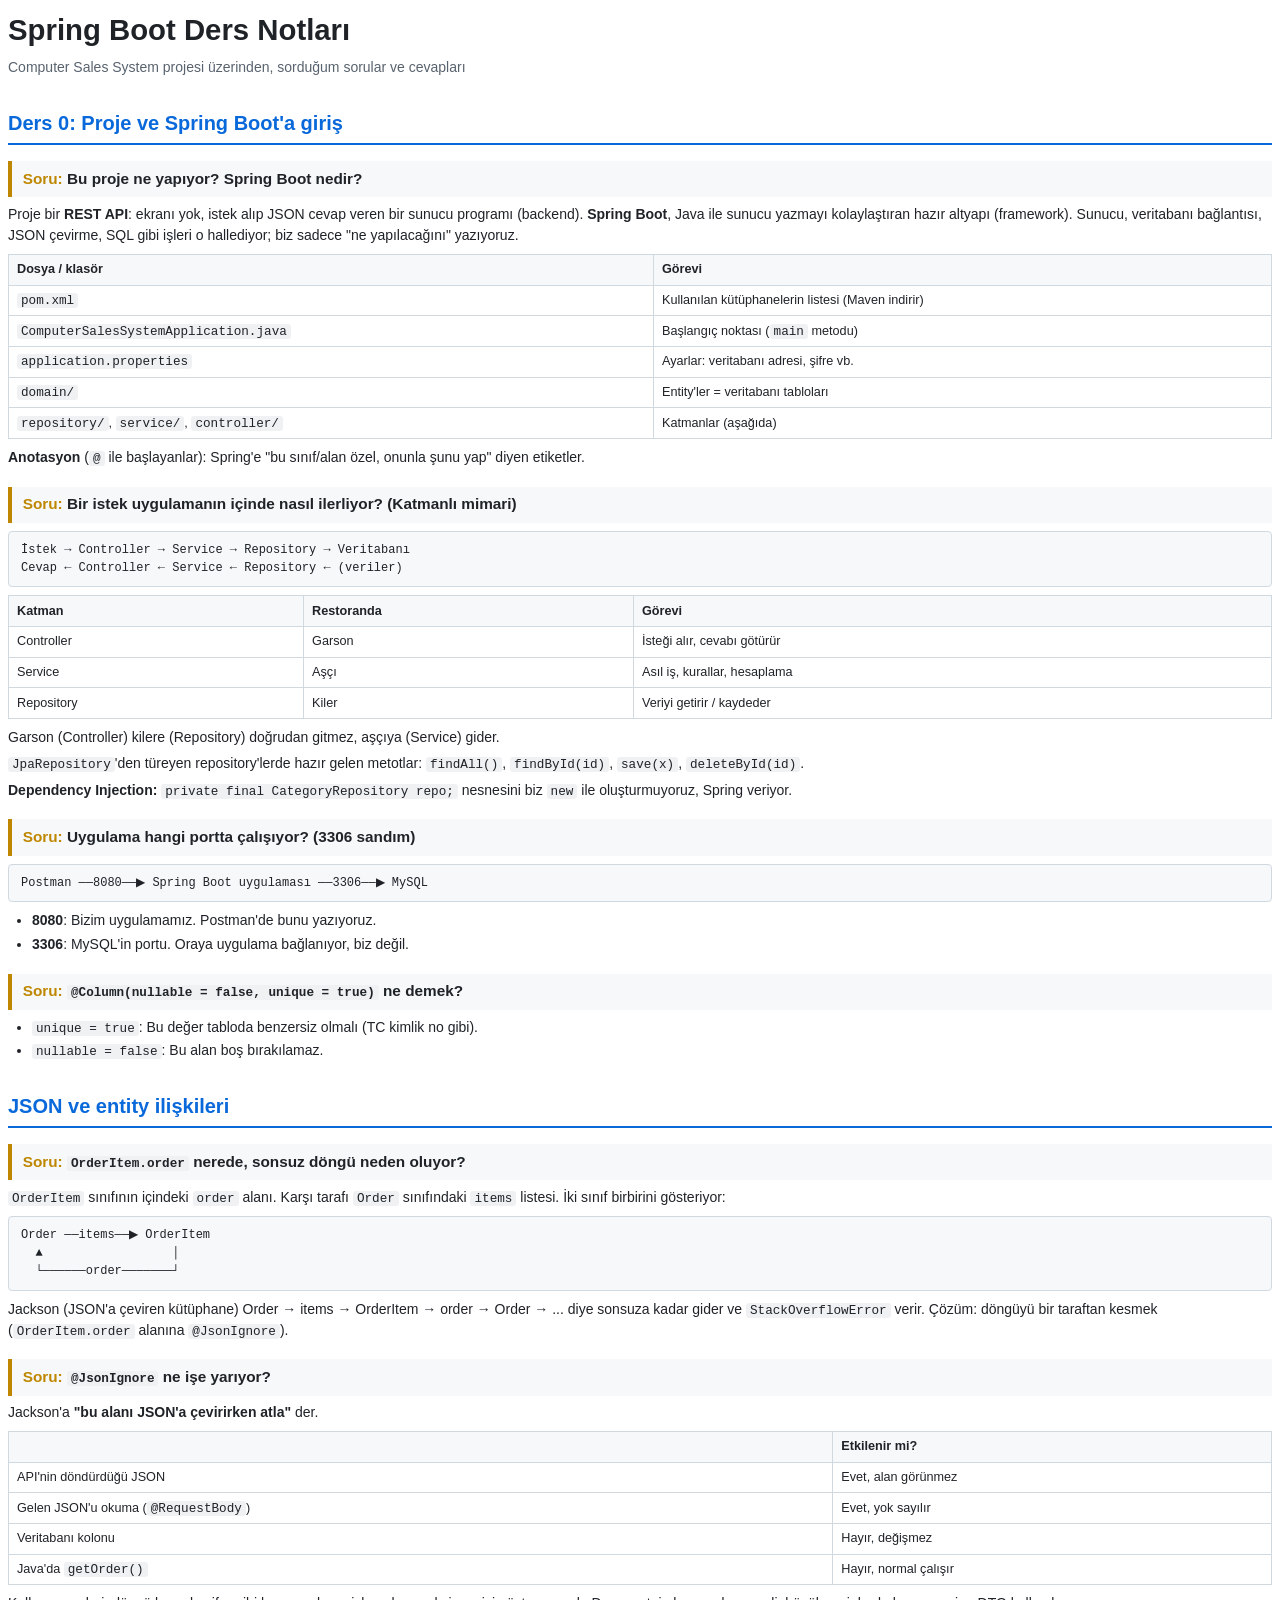
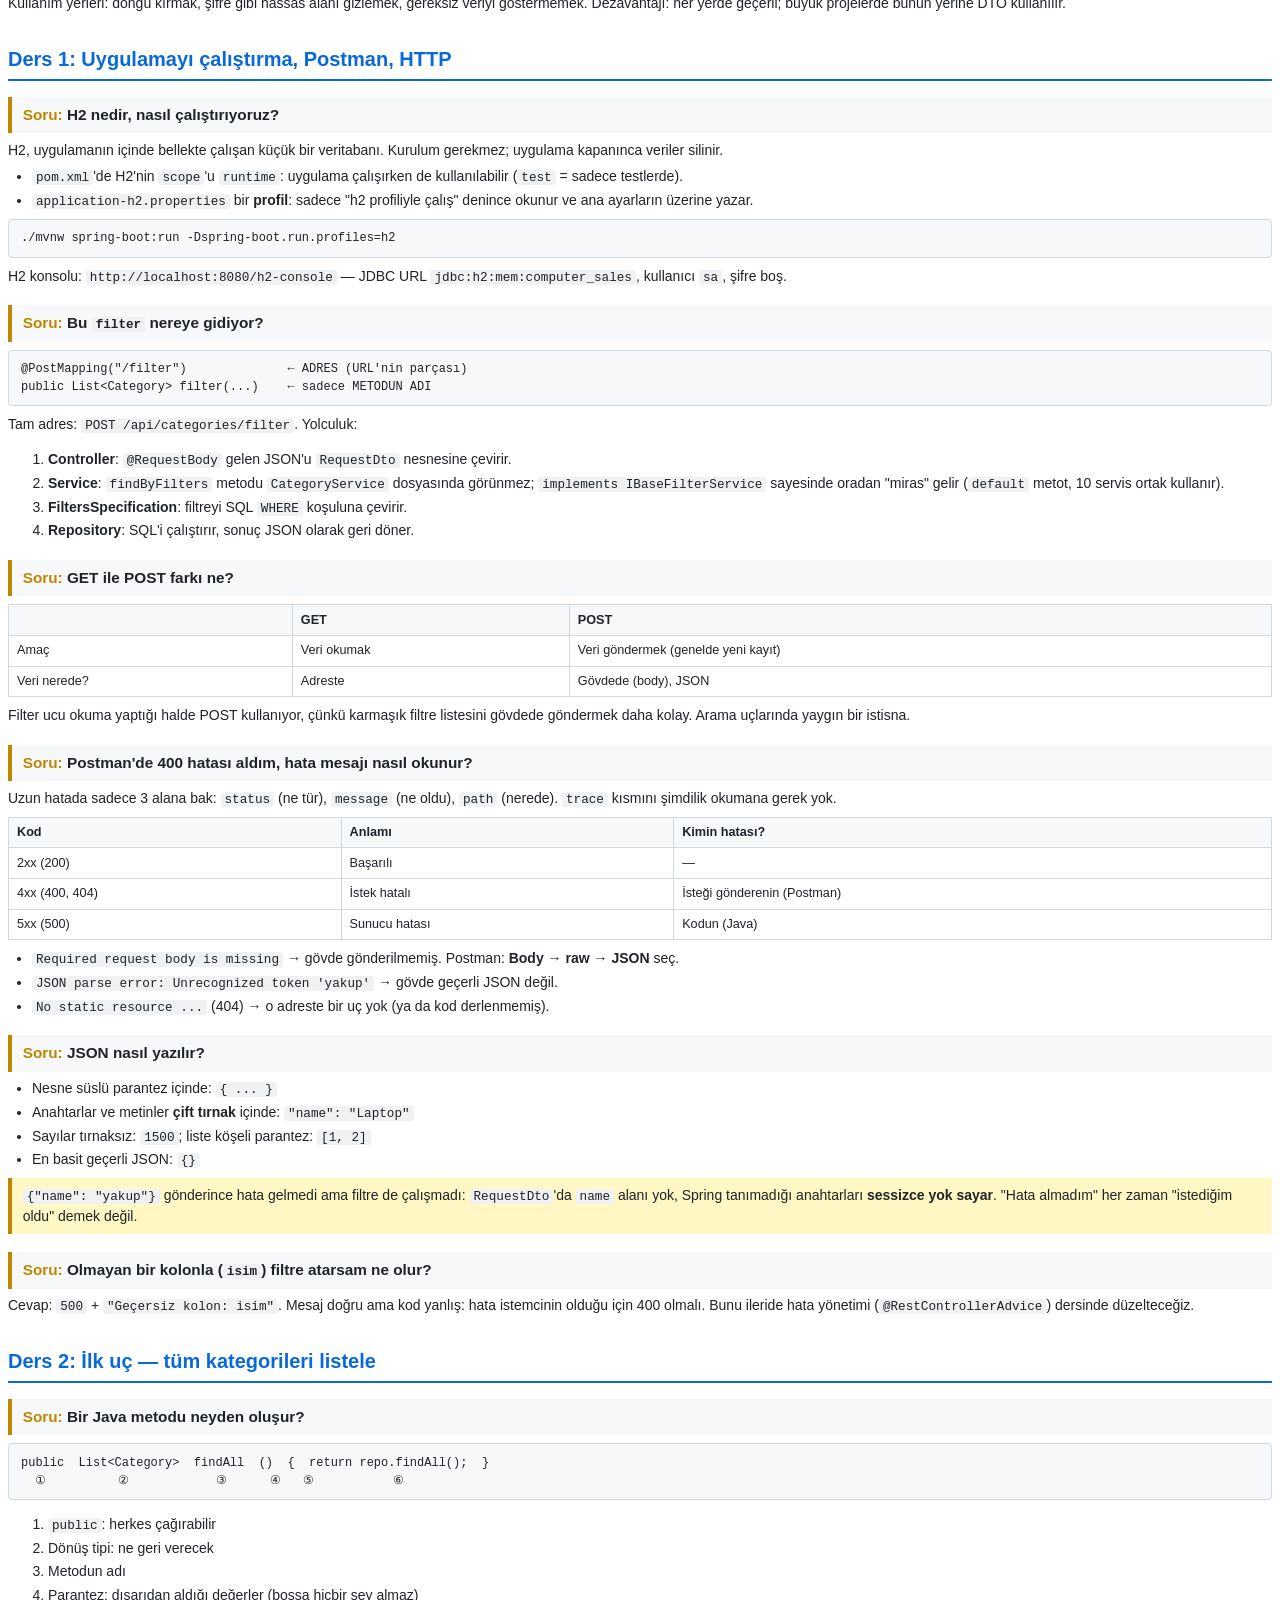
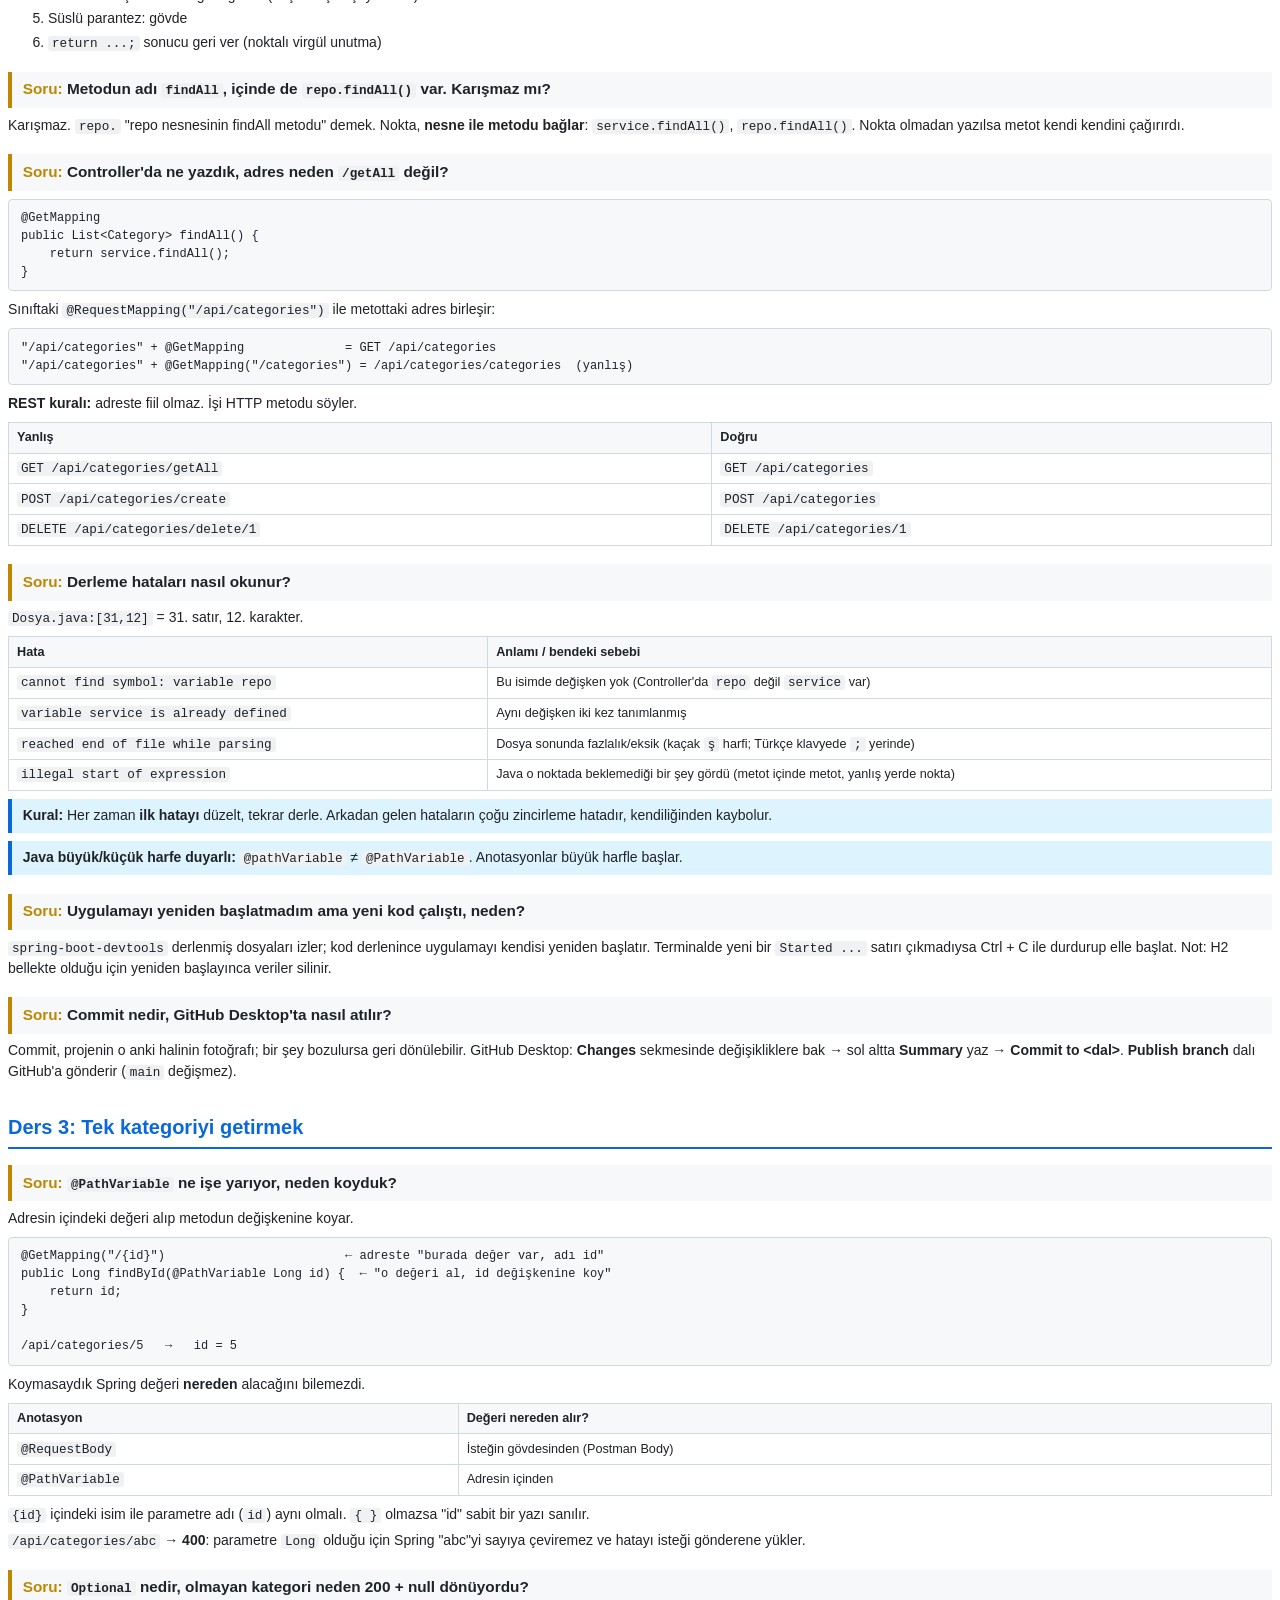
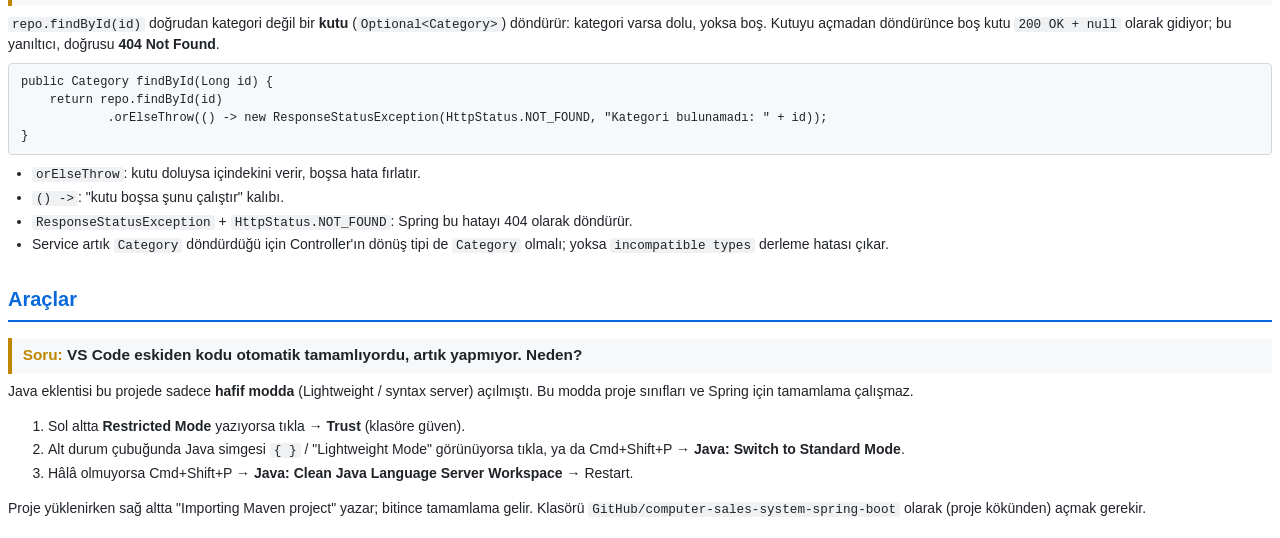
<file: ders-notlari/notlar.html>
<!doctype html>
<html lang="tr">
<head>
<meta charset="utf-8">
<title>Spring Boot Ders Notları</title>
<style>
  @page { size: A4; margin: 18mm 16mm; }
  body { font-family: -apple-system, "Helvetica Neue", Arial, sans-serif; font-size: 10.5pt; line-height: 1.5; color: #1f2328; }
  h1 { font-size: 22pt; margin: 0 0 4pt; }
  .sub { color: #59636e; margin-bottom: 18pt; }
  h2 { font-size: 15pt; margin: 22pt 0 8pt; padding-bottom: 4pt; border-bottom: 2px solid #0969da; color: #0969da; page-break-after: avoid; }
  .q { margin: 12pt 0 14pt; page-break-inside: avoid; }
  .q h3 { font-size: 11.5pt; margin: 0 0 5pt; background: #f6f8fa; border-left: 4px solid #bf8700; padding: 5pt 8pt; }
  .q h3::before { content: "Soru: "; color: #bf8700; }
  p { margin: 4pt 0; }
  ul { margin: 4pt 0; padding-left: 18pt; }
  li { margin: 2pt 0; }
  code { font-family: "SF Mono", Menlo, "Courier New", monospace; font-size: 9.5pt; background: #eff1f3; padding: 0 3pt; border-radius: 3px; }
  pre { font-family: "SF Mono", Menlo, "Courier New", monospace; font-size: 9pt; background: #f6f8fa; border: 1px solid #d1d9e0; border-radius: 4px; padding: 7pt 9pt; margin: 6pt 0; white-space: pre-wrap; }
  pre code { background: none; padding: 0; }
  table { border-collapse: collapse; margin: 6pt 0; width: 100%; font-size: 9.5pt; }
  th, td { border: 1px solid #d1d9e0; padding: 4pt 6pt; text-align: left; vertical-align: top; }
  th { background: #f6f8fa; }
  .tip { background: #ddf4ff; border-left: 4px solid #0969da; padding: 5pt 8pt; margin: 6pt 0; }
  .warn { background: #fff8c5; border-left: 4px solid #bf8700; padding: 5pt 8pt; margin: 6pt 0; }
</style>
</head>
<body>

<h1>Spring Boot Ders Notları</h1>
<div class="sub">Computer Sales System projesi üzerinden, sorduğum sorular ve cevapları</div>

<!-- ============================================================ -->
<h2>Ders 0: Proje ve Spring Boot'a giriş</h2>

<div class="q">
<h3>Bu proje ne yapıyor? Spring Boot nedir?</h3>
<p>Proje bir <b>REST API</b>: ekranı yok, istek alıp JSON cevap veren bir sunucu programı (backend). <b>Spring Boot</b>, Java ile sunucu yazmayı kolaylaştıran hazır altyapı (framework). Sunucu, veritabanı bağlantısı, JSON çevirme, SQL gibi işleri o hallediyor; biz sadece "ne yapılacağını" yazıyoruz.</p>
<table>
<tr><th>Dosya / klasör</th><th>Görevi</th></tr>
<tr><td><code>pom.xml</code></td><td>Kullanılan kütüphanelerin listesi (Maven indirir)</td></tr>
<tr><td><code>ComputerSalesSystemApplication.java</code></td><td>Başlangıç noktası (<code>main</code> metodu)</td></tr>
<tr><td><code>application.properties</code></td><td>Ayarlar: veritabanı adresi, şifre vb.</td></tr>
<tr><td><code>domain/</code></td><td>Entity'ler = veritabanı tabloları</td></tr>
<tr><td><code>repository/</code>, <code>service/</code>, <code>controller/</code></td><td>Katmanlar (aşağıda)</td></tr>
</table>
<p><b>Anotasyon</b> (<code>@</code> ile başlayanlar): Spring'e "bu sınıf/alan özel, onunla şunu yap" diyen etiketler.</p>
</div>

<div class="q">
<h3>Bir istek uygulamanın içinde nasıl ilerliyor? (Katmanlı mimari)</h3>
<pre>İstek → Controller → Service → Repository → Veritabanı
Cevap ← Controller ← Service ← Repository ← (veriler)</pre>
<table>
<tr><th>Katman</th><th>Restoranda</th><th>Görevi</th></tr>
<tr><td>Controller</td><td>Garson</td><td>İsteği alır, cevabı götürür</td></tr>
<tr><td>Service</td><td>Aşçı</td><td>Asıl iş, kurallar, hesaplama</td></tr>
<tr><td>Repository</td><td>Kiler</td><td>Veriyi getirir / kaydeder</td></tr>
</table>
<p>Garson (Controller) kilere (Repository) doğrudan gitmez, aşçıya (Service) gider.</p>
<p><code>JpaRepository</code>'den türeyen repository'lerde hazır gelen metotlar: <code>findAll()</code>, <code>findById(id)</code>, <code>save(x)</code>, <code>deleteById(id)</code>.</p>
<p><b>Dependency Injection:</b> <code>private final CategoryRepository repo;</code> nesnesini biz <code>new</code> ile oluşturmuyoruz, Spring veriyor.</p>
</div>

<div class="q">
<h3>Uygulama hangi portta çalışıyor? (3306 sandım)</h3>
<pre>Postman ──8080──▶ Spring Boot uygulaması ──3306──▶ MySQL</pre>
<ul>
<li><b>8080</b>: Bizim uygulamamız. Postman'de bunu yazıyoruz.</li>
<li><b>3306</b>: MySQL'in portu. Oraya uygulama bağlanıyor, biz değil.</li>
</ul>
</div>

<div class="q">
<h3><code>@Column(nullable = false, unique = true)</code> ne demek?</h3>
<ul>
<li><code>unique = true</code>: Bu değer tabloda benzersiz olmalı (TC kimlik no gibi).</li>
<li><code>nullable = false</code>: Bu alan boş bırakılamaz.</li>
</ul>
</div>

<!-- ============================================================ -->
<h2>JSON ve entity ilişkileri</h2>

<div class="q">
<h3><code>OrderItem.order</code> nerede, sonsuz döngü neden oluyor?</h3>
<p><code>OrderItem</code> sınıfının içindeki <code>order</code> alanı. Karşı tarafı <code>Order</code> sınıfındaki <code>items</code> listesi. İki sınıf birbirini gösteriyor:</p>
<pre>Order ──items──▶ OrderItem
  ▲                  │
  └──────order───────┘</pre>
<p>Jackson (JSON'a çeviren kütüphane) Order → items → OrderItem → order → Order → ... diye sonsuza kadar gider ve <code>StackOverflowError</code> verir. Çözüm: döngüyü bir taraftan kesmek (<code>OrderItem.order</code> alanına <code>@JsonIgnore</code>).</p>
</div>

<div class="q">
<h3><code>@JsonIgnore</code> ne işe yarıyor?</h3>
<p>Jackson'a <b>"bu alanı JSON'a çevirirken atla"</b> der.</p>
<table>
<tr><th></th><th>Etkilenir mi?</th></tr>
<tr><td>API'nin döndürdüğü JSON</td><td>Evet, alan görünmez</td></tr>
<tr><td>Gelen JSON'u okuma (<code>@RequestBody</code>)</td><td>Evet, yok sayılır</td></tr>
<tr><td>Veritabanı kolonu</td><td>Hayır, değişmez</td></tr>
<tr><td>Java'da <code>getOrder()</code></td><td>Hayır, normal çalışır</td></tr>
</table>
<p>Kullanım yerleri: döngü kırmak, şifre gibi hassas alanı gizlemek, gereksiz veriyi göstermemek. Dezavantajı: her yerde geçerli; büyük projelerde bunun yerine DTO kullanılır.</p>
</div>

<!-- ============================================================ -->
<h2>Ders 1: Uygulamayı çalıştırma, Postman, HTTP</h2>

<div class="q">
<h3>H2 nedir, nasıl çalıştırıyoruz?</h3>
<p>H2, uygulamanın içinde bellekte çalışan küçük bir veritabanı. Kurulum gerekmez; uygulama kapanınca veriler silinir.</p>
<ul>
<li><code>pom.xml</code>'de H2'nin <code>scope</code>'u <code>runtime</code>: uygulama çalışırken de kullanılabilir (<code>test</code> = sadece testlerde).</li>
<li><code>application-h2.properties</code> bir <b>profil</b>: sadece "h2 profiliyle çalış" denince okunur ve ana ayarların üzerine yazar.</li>
</ul>
<pre>./mvnw spring-boot:run -Dspring-boot.run.profiles=h2</pre>
<p>H2 konsolu: <code>http://localhost:8080/h2-console</code> — JDBC URL <code>jdbc:h2:mem:computer_sales</code>, kullanıcı <code>sa</code>, şifre boş.</p>
</div>

<div class="q">
<h3>Bu <code>filter</code> nereye gidiyor?</h3>
<pre>@PostMapping("/filter")              ← ADRES (URL'nin parçası)
public List&lt;Category&gt; filter(...)    ← sadece METODUN ADI</pre>
<p>Tam adres: <code>POST /api/categories/filter</code>. Yolculuk:</p>
<ol>
<li><b>Controller</b>: <code>@RequestBody</code> gelen JSON'u <code>RequestDto</code> nesnesine çevirir.</li>
<li><b>Service</b>: <code>findByFilters</code> metodu <code>CategoryService</code> dosyasında görünmez; <code>implements IBaseFilterService</code> sayesinde oradan "miras" gelir (<code>default</code> metot, 10 servis ortak kullanır).</li>
<li><b>FiltersSpecification</b>: filtreyi SQL <code>WHERE</code> koşuluna çevirir.</li>
<li><b>Repository</b>: SQL'i çalıştırır, sonuç JSON olarak geri döner.</li>
</ol>
</div>

<div class="q">
<h3>GET ile POST farkı ne?</h3>
<table>
<tr><th></th><th>GET</th><th>POST</th></tr>
<tr><td>Amaç</td><td>Veri okumak</td><td>Veri göndermek (genelde yeni kayıt)</td></tr>
<tr><td>Veri nerede?</td><td>Adreste</td><td>Gövdede (body), JSON</td></tr>
</table>
<p>Filter ucu okuma yaptığı halde POST kullanıyor, çünkü karmaşık filtre listesini gövdede göndermek daha kolay. Arama uçlarında yaygın bir istisna.</p>
</div>

<div class="q">
<h3>Postman'de 400 hatası aldım, hata mesajı nasıl okunur?</h3>
<p>Uzun hatada sadece 3 alana bak: <code>status</code> (ne tür), <code>message</code> (ne oldu), <code>path</code> (nerede). <code>trace</code> kısmını şimdilik okumana gerek yok.</p>
<table>
<tr><th>Kod</th><th>Anlamı</th><th>Kimin hatası?</th></tr>
<tr><td>2xx (200)</td><td>Başarılı</td><td>—</td></tr>
<tr><td>4xx (400, 404)</td><td>İstek hatalı</td><td>İsteği gönderenin (Postman)</td></tr>
<tr><td>5xx (500)</td><td>Sunucu hatası</td><td>Kodun (Java)</td></tr>
</table>
<ul>
<li><code>Required request body is missing</code> → gövde gönderilmemiş. Postman: <b>Body → raw → JSON</b> seç.</li>
<li><code>JSON parse error: Unrecognized token 'yakup'</code> → gövde geçerli JSON değil.</li>
<li><code>No static resource ...</code> (404) → o adreste bir uç yok (ya da kod derlenmemiş).</li>
</ul>
</div>

<div class="q">
<h3>JSON nasıl yazılır?</h3>
<ul>
<li>Nesne süslü parantez içinde: <code>{ ... }</code></li>
<li>Anahtarlar ve metinler <b>çift tırnak</b> içinde: <code>"name": "Laptop"</code></li>
<li>Sayılar tırnaksız: <code>1500</code>; liste köşeli parantez: <code>[1, 2]</code></li>
<li>En basit geçerli JSON: <code>{}</code></li>
</ul>
<div class="warn"><code>{"name": "yakup"}</code> gönderince hata gelmedi ama filtre de çalışmadı: <code>RequestDto</code>'da <code>name</code> alanı yok, Spring tanımadığı anahtarları <b>sessizce yok sayar</b>. "Hata almadım" her zaman "istediğim oldu" demek değil.</div>
</div>

<div class="q">
<h3>Olmayan bir kolonla (<code>isim</code>) filtre atarsam ne olur?</h3>
<p>Cevap: <code>500</code> + <code>"Geçersiz kolon: isim"</code>. Mesaj doğru ama kod yanlış: hata istemcinin olduğu için 400 olmalı. Bunu ileride hata yönetimi (<code>@RestControllerAdvice</code>) dersinde düzelteceğiz.</p>
</div>

<!-- ============================================================ -->
<h2>Ders 2: İlk uç — tüm kategorileri listele</h2>

<div class="q">
<h3>Bir Java metodu neyden oluşur?</h3>
<pre>public  List&lt;Category&gt;  findAll  ()  {  return repo.findAll();  }
  ①          ②            ③      ④   ⑤           ⑥</pre>
<ol>
<li><code>public</code>: herkes çağırabilir</li>
<li>Dönüş tipi: ne geri verecek</li>
<li>Metodun adı</li>
<li>Parantez: dışarıdan aldığı değerler (boşsa hiçbir şey almaz)</li>
<li>Süslü parantez: gövde</li>
<li><code>return ...;</code> sonucu geri ver (noktalı virgül unutma)</li>
</ol>
</div>

<div class="q">
<h3>Metodun adı <code>findAll</code>, içinde de <code>repo.findAll()</code> var. Karışmaz mı?</h3>
<p>Karışmaz. <code>repo.</code> "repo nesnesinin findAll metodu" demek. Nokta, <b>nesne ile metodu bağlar</b>: <code>service.findAll()</code>, <code>repo.findAll()</code>. Nokta olmadan yazılsa metot kendi kendini çağırırdı.</p>
</div>

<div class="q">
<h3>Controller'da ne yazdık, adres neden <code>/getAll</code> değil?</h3>
<pre>@GetMapping
public List&lt;Category&gt; findAll() {
    return service.findAll();
}</pre>
<p>Sınıftaki <code>@RequestMapping("/api/categories")</code> ile metottaki adres birleşir:</p>
<pre>"/api/categories" + @GetMapping              = GET /api/categories
"/api/categories" + @GetMapping("/categories") = /api/categories/categories  (yanlış)</pre>
<p><b>REST kuralı:</b> adreste fiil olmaz. İşi HTTP metodu söyler.</p>
<table>
<tr><th>Yanlış</th><th>Doğru</th></tr>
<tr><td><code>GET /api/categories/getAll</code></td><td><code>GET /api/categories</code></td></tr>
<tr><td><code>POST /api/categories/create</code></td><td><code>POST /api/categories</code></td></tr>
<tr><td><code>DELETE /api/categories/delete/1</code></td><td><code>DELETE /api/categories/1</code></td></tr>
</table>
</div>

<div class="q">
<h3>Derleme hataları nasıl okunur?</h3>
<p><code>Dosya.java:[31,12]</code> = 31. satır, 12. karakter.</p>
<table>
<tr><th>Hata</th><th>Anlamı / bendeki sebebi</th></tr>
<tr><td><code>cannot find symbol: variable repo</code></td><td>Bu isimde değişken yok (Controller'da <code>repo</code> değil <code>service</code> var)</td></tr>
<tr><td><code>variable service is already defined</code></td><td>Aynı değişken iki kez tanımlanmış</td></tr>
<tr><td><code>reached end of file while parsing</code></td><td>Dosya sonunda fazlalık/eksik (kaçak <code>ş</code> harfi; Türkçe klavyede <code>;</code> yerinde)</td></tr>
<tr><td><code>illegal start of expression</code></td><td>Java o noktada beklemediği bir şey gördü (metot içinde metot, yanlış yerde nokta)</td></tr>
</table>
<div class="tip"><b>Kural:</b> Her zaman <b>ilk hatayı</b> düzelt, tekrar derle. Arkadan gelen hataların çoğu zincirleme hatadır, kendiliğinden kaybolur.</div>
<div class="tip"><b>Java büyük/küçük harfe duyarlı:</b> <code>@pathVariable</code> ≠ <code>@PathVariable</code>. Anotasyonlar büyük harfle başlar.</div>
</div>

<div class="q">
<h3>Uygulamayı yeniden başlatmadım ama yeni kod çalıştı, neden?</h3>
<p><code>spring-boot-devtools</code> derlenmiş dosyaları izler; kod derlenince uygulamayı kendisi yeniden başlatır. Terminalde yeni bir <code>Started ...</code> satırı çıkmadıysa Ctrl + C ile durdurup elle başlat. Not: H2 bellekte olduğu için yeniden başlayınca veriler silinir.</p>
</div>

<div class="q">
<h3>Commit nedir, GitHub Desktop'ta nasıl atılır?</h3>
<p>Commit, projenin o anki halinin fotoğrafı; bir şey bozulursa geri dönülebilir. GitHub Desktop: <b>Changes</b> sekmesinde değişikliklere bak → sol altta <b>Summary</b> yaz → <b>Commit to &lt;dal&gt;</b>. <b>Publish branch</b> dalı GitHub'a gönderir (<code>main</code> değişmez).</p>
</div>

<!-- ============================================================ -->
<h2>Ders 3: Tek kategoriyi getirmek</h2>

<div class="q">
<h3><code>@PathVariable</code> ne işe yarıyor, neden koyduk?</h3>
<p>Adresin içindeki değeri alıp metodun değişkenine koyar.</p>
<pre>@GetMapping("/{id}")                         ← adreste "burada değer var, adı id"
public Long findById(@PathVariable Long id) {  ← "o değeri al, id değişkenine koy"
    return id;
}

/api/categories/5   →   id = 5</pre>
<p>Koymasaydık Spring değeri <b>nereden</b> alacağını bilemezdi.</p>
<table>
<tr><th>Anotasyon</th><th>Değeri nereden alır?</th></tr>
<tr><td><code>@RequestBody</code></td><td>İsteğin gövdesinden (Postman Body)</td></tr>
<tr><td><code>@PathVariable</code></td><td>Adresin içinden</td></tr>
</table>
<p><code>{id}</code> içindeki isim ile parametre adı (<code>id</code>) aynı olmalı. <code>{ }</code> olmazsa "id" sabit bir yazı sanılır.</p>
<p><code>/api/categories/abc</code> → <b>400</b>: parametre <code>Long</code> olduğu için Spring "abc"yi sayıya çeviremez ve hatayı isteği gönderene yükler.</p>
</div>

<div class="q">
<h3><code>Optional</code> nedir, olmayan kategori neden 200 + null dönüyordu?</h3>
<p><code>repo.findById(id)</code> doğrudan kategori değil bir <b>kutu</b> (<code>Optional&lt;Category&gt;</code>) döndürür: kategori varsa dolu, yoksa boş. Kutuyu açmadan döndürünce boş kutu <code>200 OK + null</code> olarak gidiyor; bu yanıltıcı, doğrusu <b>404 Not Found</b>.</p>
<pre>public Category findById(Long id) {
    return repo.findById(id)
            .orElseThrow(() -&gt; new ResponseStatusException(HttpStatus.NOT_FOUND, "Kategori bulunamadı: " + id));
}</pre>
<ul>
<li><code>orElseThrow</code>: kutu doluysa içindekini verir, boşsa hata fırlatır.</li>
<li><code>() -&gt;</code>: "kutu boşsa şunu çalıştır" kalıbı.</li>
<li><code>ResponseStatusException</code> + <code>HttpStatus.NOT_FOUND</code>: Spring bu hatayı 404 olarak döndürür.</li>
<li>Service artık <code>Category</code> döndürdüğü için Controller'ın dönüş tipi de <code>Category</code> olmalı; yoksa <code>incompatible types</code> derleme hatası çıkar.</li>
</ul>
</div>

<!-- ============================================================ -->
<h2>Araçlar</h2>

<div class="q">
<h3>VS Code eskiden kodu otomatik tamamlıyordu, artık yapmıyor. Neden?</h3>
<p>Java eklentisi bu projede sadece <b>hafif modda</b> (Lightweight / syntax server) açılmıştı. Bu modda proje sınıfları ve Spring için tamamlama çalışmaz.</p>
<ol>
<li>Sol altta <b>Restricted Mode</b> yazıyorsa tıkla → <b>Trust</b> (klasöre güven).</li>
<li>Alt durum çubuğunda Java simgesi <code>{ }</code> / "Lightweight Mode" görünüyorsa tıkla, ya da Cmd+Shift+P → <b>Java: Switch to Standard Mode</b>.</li>
<li>Hâlâ olmuyorsa Cmd+Shift+P → <b>Java: Clean Java Language Server Workspace</b> → Restart.</li>
</ol>
<p>Proje yüklenirken sağ altta "Importing Maven project" yazar; bitince tamamlama gelir. Klasörü <code>GitHub/computer-sales-system-spring-boot</code> olarak (proje kökünden) açmak gerekir.</p>
</div>

</body>
</html>
</file>
